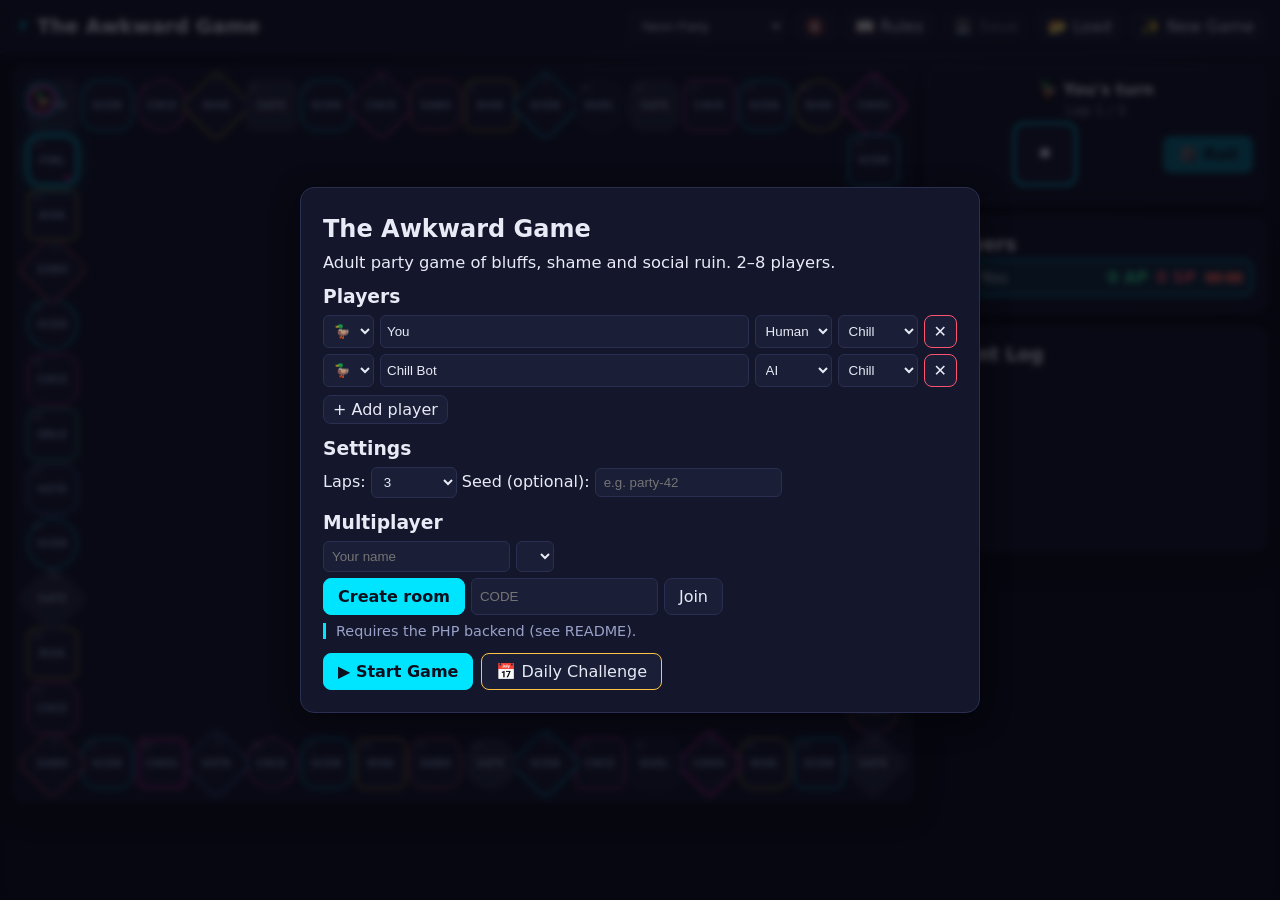
<file: index.html>
<!DOCTYPE html>
<html lang="en">
<head>
  <meta charset="UTF-8" />
  <meta name="viewport" content="width=device-width, initial-scale=1.0" />
  <meta name="color-scheme" content="dark light" />
  <title>The Awkward Game</title>
  <link rel="stylesheet" href="style.css" />
</head>
<body data-theme="neon">
  <!-- ================= HEADER ================= -->
  <header class="app-header">
    <h1><span class="logo-spark">⚡</span> The Awkward Game</h1>
    <select id="theme-select" title="Theme"></select>
    <button class="btn btn-small" id="btn-sound" title="Toggle sound (muted by default)">🔇</button>
    <button class="btn btn-small" id="btn-rules">📖 Rules</button>
    <button class="btn btn-small" id="btn-save">💾 Save</button>
    <button class="btn btn-small" id="btn-load">📂 Load</button>
    <button class="btn btn-small" id="btn-new">✨ New Game</button>
  </header>

  <!-- ================= MAIN LAYOUT ================= -->
  <main class="layout">
    <section class="panel board-wrap" aria-label="Game board">
      <div id="board"></div>
    </section>

    <aside class="side">
      <div class="panel">
        <div id="turn-banner">—</div>
        <div id="lap-indicator">—</div>
        <div class="dice-row">
          <div id="dice">•</div>
          <button class="btn btn-primary" id="btn-roll">🎲 Roll</button>
        </div>
      </div>

      <div class="panel">
        <h3>Players</h3>
        <div id="scoreboard"></div>
      </div>

      <div class="panel">
        <h3>Event Log</h3>
        <div id="log"></div>
      </div>

      <div class="panel" id="mp-panel">
        <h3>Room <span id="room-code">—</span></h3>
        <div id="chat"></div>
        <div id="chat-row">
          <input id="chat-input" placeholder="Say something awkward…" />
          <button class="btn btn-small" id="btn-chat-send">Send</button>
        </div>
      </div>
    </aside>
  </main>

  <!-- ================= MODALS ================= -->

  <!-- Card modal -->
  <div class="modal" id="card-modal" role="dialog" aria-modal="true">
    <div class="modal-card">
      <div id="card-inner" class="card-face">
        <span class="card-badge" id="card-type">—</span>
        <h3 id="card-title">—</h3>
        <p class="card-desc" id="card-desc">—</p>
        <p class="card-effect" id="card-effect">—</p>
        <div id="card-wager" class="card-wager" hidden></div>
        <div id="card-screw" class="card-screw" hidden></div>
        <div id="card-actions" class="card-actions"></div>
        <div id="card-reveal" class="card-reveal" hidden></div>
      </div>
    </div>
  </div>

  <!-- Target picker -->
  <div class="modal" id="target-modal" role="dialog" aria-modal="true">
    <div class="modal-card">
      <h3>🎯 Choose your victim</h3>
      <div id="target-list"></div>
      <button class="btn btn-bad" data-close="target-modal">Cancel</button>
    </div>
  </div>

  <!-- Vote modal -->
  <div class="modal" id="vote-modal" role="dialog" aria-modal="true">
    <div class="modal-card">
      <h3 id="vote-title">—</h3>
      <p id="vote-desc">—</p>
      <div id="vote-mode">—</div>
      <div id="vote-status"></div>
      <div id="vote-buttons"></div>
    </div>
  </div>

  <!-- Duel modal (everyone writes, then head-to-head votes) -->
  <div class="modal" id="duel-modal" role="dialog" aria-modal="true">
    <div class="modal-card">
      <span class="card-badge" id="duel-badge">DUEL</span>
      <h3 id="duel-title">—</h3>
      <p class="card-desc" id="duel-prompt">—</p>
      <div id="duel-body"></div>
      <div id="duel-status"></div>
      <div id="duel-actions" class="card-actions"></div>
    </div>
  </div>

  <!-- Game over -->
  <div class="modal" id="gameover-modal" role="dialog" aria-modal="true">
    <div class="modal-card">
      <h3>🎬 That's the game!</h3>
      <div id="awards"></div>
      <div class="setup-actions">
        <button class="btn btn-primary" data-close="gameover-modal">Play Again</button>
      </div>
    </div>
  </div>

  <!-- Setup screen -->
  <div class="modal open" id="setup-screen" role="dialog" aria-modal="true">
    <div class="modal-card">
      <h2>The Awkward Game</h2>
      <p class="card-desc">Adult party game of bluffs, shame and social ruin. 2–8 players.</p>
      <div class="setup-block">
        <h3>Players</h3>
        <div id="setup-players"></div>
        <button class="btn btn-small" id="btn-add-player">+ Add player</button>
      </div>
      <div class="setup-block">
        <h3>Settings</h3>
        <label>Laps:
          <select id="setup-laps">
            <option value="1">1</option>
            <option value="2">2</option>
            <option value="3" selected>3</option>
            <option value="5">5</option>
            <option value="0">Endless</option>
          </select>
        </label>
        <label>Seed (optional): <input id="setup-seed" placeholder="e.g. party-42" /></label>
      </div>
      <div class="setup-block">
        <h3>Multiplayer</h3>
        <div class="mp-row">
          <input id="mp-name" placeholder="Your name" />
          <select id="mp-avatar"></select>
        </div>
        <div class="mp-row">
          <button class="btn btn-primary" id="btn-mp-create">Create room</button>
          <input id="mp-code" placeholder="CODE" maxlength="6" />
          <button class="btn" id="btn-mp-join">Join</button>
        </div>
        <p class="card-effect" style="margin-top:8px">Requires the PHP backend (see README).</p>
      </div>
      <div class="setup-actions">
        <button class="btn btn-primary" id="btn-start">▶ Start Game</button>
        <button class="btn btn-warn" id="btn-daily">📅 Daily Challenge</button>
      </div>
    </div>
  </div>

  <div id="toast"></div>

  <!-- Data must load before game.js -->
  <script src="data/board.js"></script>
  <script src="data/cards.js"></script>
  <script src="data/botlines_js.js"></script>
  <script src="data/botchat.js"></script>
  <script src="game.js"></script>
</body>
</html>
</file>
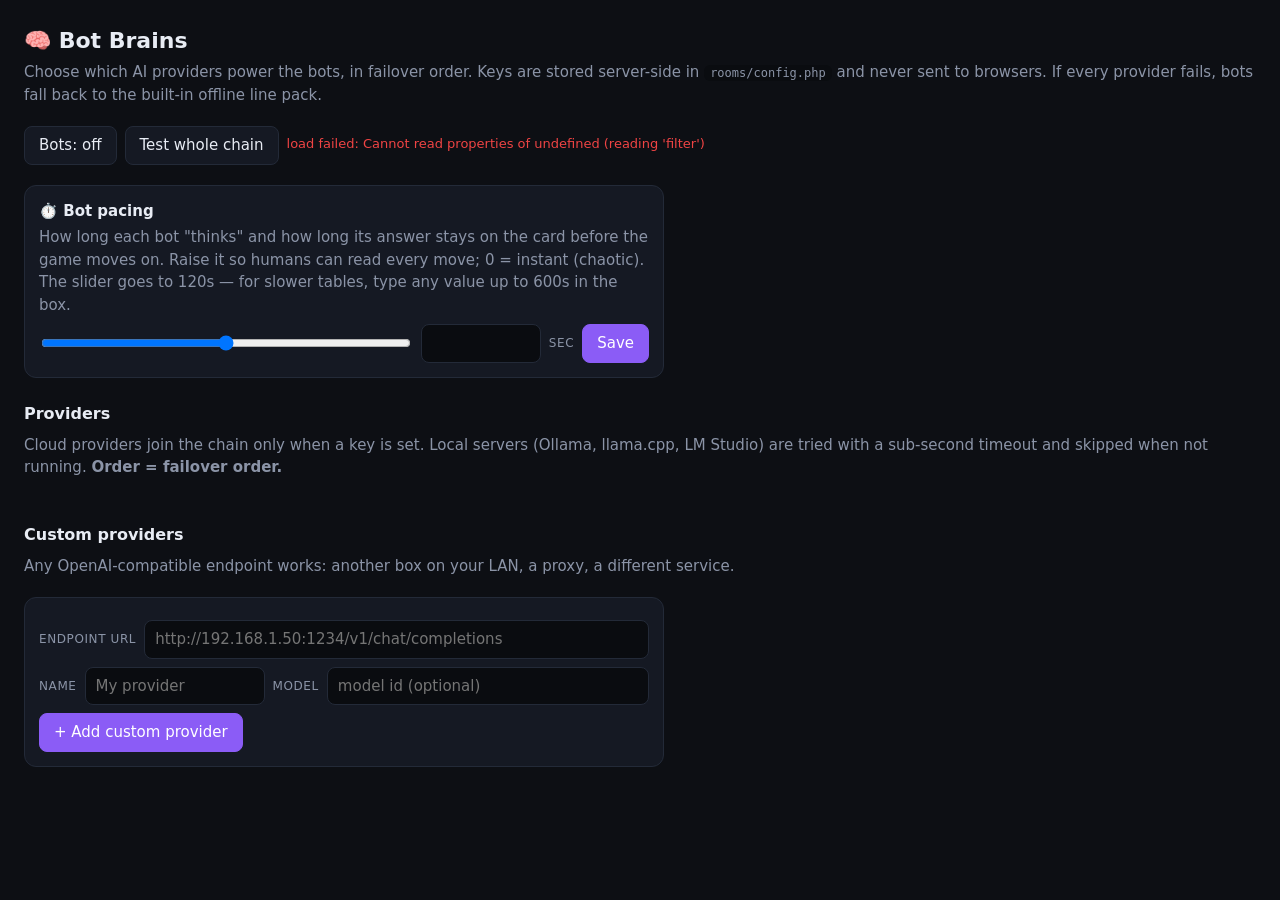
<file: admin.html>
<!DOCTYPE html>
<html lang="en">
<head>
<meta charset="utf-8">
<meta name="viewport" content="width=device-width, initial-scale=1">
<title>Bot Brains — AI Admin · The Awkward Game</title>
<style>
  :root { --bg:#0d0f14; --panel:#151923; --line:#232a38; --text:#e8ecf4; --dim:#8b94a7; --acc:#8b5cf6; --good:#22c55e; --bad:#ef4444; }
  * { box-sizing:border-box; }
  body { margin:0; font:15px/1.5 system-ui, sans-serif; background:var(--bg); color:var(--text); padding:24px; }
  h1 { font-size:22px; margin:0 0 4px; } h2 { font-size:16px; margin:24px 0 8px; }
  .sub { color:var(--dim); margin:0 0 20px; }
  .bar { display:flex; gap:8px; flex-wrap:wrap; margin:12px 0 20px; }
  button { font:inherit; background:var(--panel); color:var(--text); border:1px solid var(--line); border-radius:8px; padding:7px 14px; cursor:pointer; }
  button.primary { background:var(--acc); border-color:var(--acc); color:#fff; }
  button:disabled { opacity:.5; cursor:default; }
  input, select { font:inherit; background:#0a0c10; color:var(--text); border:1px solid var(--line); border-radius:8px; padding:7px 10px; }
  .grid { display:grid; grid-template-columns:repeat(auto-fill,minmax(330px,1fr)); gap:14px; }
  .card { background:var(--panel); border:1px solid var(--line); border-radius:12px; padding:14px; }
  .card.cloud { border-left:3px solid var(--acc); }
  .card.local { border-left:3px solid var(--good); }
  .card.custom { border-left:3px solid #f59e0b; }
  .row { display:flex; gap:8px; align-items:center; margin-top:8px; flex-wrap:wrap; }
  .row input[type=text], .row input[type=password] { flex:1; min-width:120px; }
  .label { color:var(--dim); font-size:12px; text-transform:uppercase; letter-spacing:.05em; }
  .meta { color:var(--dim); font-size:12px; }
  .badge { font-size:11px; border:1px solid var(--line); border-radius:99px; padding:1px 8px; color:var(--dim); }
  .badge.on { color:var(--good); border-color:var(--good); }
  .badge.off { color:var(--bad); border-color:var(--bad); }
  .modelbox { position:relative; }
  .droplist { position:absolute; z-index:5; left:0; right:0; top:100%; max-height:220px; overflow:auto;
              background:#0a0c10; border:1px solid var(--line); border-radius:8px; display:none; }
  .droplist div { padding:6px 10px; cursor:pointer; }
  .droplist div:hover, .droplist div.sel { background:#1d2433; }
  .status { margin-top:8px; font-size:13px; min-height:1.2em; }
  .status.ok { color:var(--good); } .status.bad { color:var(--bad); }
  code { background:#0a0c10; padding:1px 6px; border-radius:6px; font-size:12px; }
</style>
</head>
<body>
<h1>🧠 Bot Brains</h1>
<p class="sub">Choose which AI providers power the bots, in failover order. Keys are stored server-side in
  <code>rooms/config.php</code> and never sent to browsers. If every provider fails, bots fall back to the
  built-in offline line pack.</p>

<div class="bar">
  <button id="btn-enabled" class="primary">Bots: on</button>
  <button id="btn-testall">Test whole chain</button>
  <span id="global-status" class="status"></span>
</div>

<div class="card" style="max-width:640px">
  <b>⏱️ Bot pacing</b>
  <p class="sub" style="margin:4px 0 8px">How long each bot "thinks" and how long its answer stays on the card before the game moves on. Raise it so humans can read every move; 0 = instant (chaotic). The slider goes to 120s — for slower tables, type any value up to 600s in the box.</p>
  <div class="row">
    <input type="range" id="ai-step" min="0" max="120" step="1" style="flex:1">
    <input type="text" id="ai-step-val" style="max-width:90px" title="seconds between bot steps (0–600, decimals OK)"> <span class="label">sec</span>
    <button id="btn-save-pace" class="primary">Save</button>
  </div>
  <div class="meta" id="pace-note"></div>
</div>

<h2>Providers</h2>
<p class="sub">Cloud providers join the chain only when a key is set. Local servers (Ollama, llama.cpp, LM Studio)
  are tried with a sub-second timeout and skipped when not running. <b>Order = failover order.</b></p>
<div class="grid" id="providers"></div>

<h2>Custom providers</h2>
<p class="sub">Any OpenAI-compatible endpoint works: another box on your LAN, a proxy, a different service.</p>
<div class="card" style="max-width:640px">
  <div class="row"><span class="label">Endpoint URL</span>
    <input type="text" id="cu-url" placeholder="http://192.168.1.50:1234/v1/chat/completions"></div>
  <div class="row"><span class="label">Name</span>
    <input type="text" id="cu-label" placeholder="My provider" style="max-width:180px">
    <span class="label">Model</span>
    <input type="text" id="cu-model" placeholder="model id (optional)"></div>
  <div class="row"><button id="btn-add-custom" class="primary">+ Add custom provider</button>
    <span id="cu-status" class="status"></span></div>
</div>
<div class="grid" id="customs"></div>

<script>
const $ = (s) => document.querySelector(s);
const state = { providers: [], chain: [], enabled: true, settings: {} };

async function api(action, opts = {}) {
  const isPost = !!opts.body;
  const url = "rooms/ai.php?action=" + encodeURIComponent(action) + (opts.qs ? "&" + opts.qs : "");
  const res = await fetch(url, {
    method: isPost ? "POST" : "GET",
    headers: isPost ? { "Content-Type": "application/json", ...(opts.headers || {}) } : (opts.headers || {}),
    body: isPost ? JSON.stringify(opts.body) : undefined,
  });
  const j = await res.json().catch(() => ({}));
  if (!res.ok || j.error) throw new Error(j.error || ("HTTP " + res.status));
  return j;
}

async function save(patch) {
  await api("save", { body: { patch } });
  await load();
}

async function load() {
  const j = await api("catalog");
  state.providers = j.providers;
  state.chain = j.chain;
  state.enabled = j.enabled;
  state.settings = j.settings || {};
  $("#btn-enabled").textContent = "Bots: " + (state.enabled ? "on" : "off");
  $("#btn-enabled").classList.toggle("primary", state.enabled);
  render();
}

function setStatus(el, text, ok) { el.textContent = text; el.className = "status " + (ok ? "ok" : "bad"); }

function providerCard(p, isCustom) {
  const card = document.createElement("div");
  card.className = "card " + (isCustom ? "custom" : p.kind);
  const inChain = state.chain.includes(p.id);
  card.innerHTML = `
    <div class="row" style="margin-top:0">
      <b>${p.label}</b>
      <span class="badge ${inChain ? "on" : "off"}">${inChain ? "in chain" : "not in chain"}</span>
      ${p.disabled ? '<span class="badge off">disabled</span>' : ""}
      <span class="badge">#${state.chain.indexOf(p.id) >= 0 ? state.chain.indexOf(p.id) + 1 : "—"}</span>
    </div>
    <div class="meta">${p.url}</div>
    <div class="meta">${p.freeTier || ""} ${p.docs ? `· <a href="${p.docs}" target="_blank" rel="noopener">get key / docs</a>` : ""}</div>
    <div class="row" data-row="key">
      <span class="label">Key</span>
      <input type="password" data-k="key" placeholder="${p.hasKey ? "•••• saved" : (p.keyEnv ? "env " + p.keyEnv : "not needed (local)")}" ${p.kind !== "cloud" && !isCustom ? "disabled" : ""}>
      <button data-act="saveKey">Save</button>
    </div>
    <div class="row modelbox">
      <span class="label">Model</span>
      <input type="text" data-k="model" value="${(p.modelOverride || p.model || "").replace(/"/g, "&quot;")}" placeholder="model id">
      <button data-act="fetchModels" title="Fetch live model list">⟳</button>
      <button data-act="saveModel">Save</button>
      <div class="droplist"></div>
    </div>
    <div class="row">
      <button data-act="test">Test</button>
      ${!isCustom ? `<button data-act="toggle">${p.disabled ? "Enable" : "Disable"}</button>` : ""}
      <span class="status" data-k="status"></span>
    </div>`;

  const status = card.querySelector('[data-k="status"]');
  const modelInput = card.querySelector('[data-k="model"]');
  const droplist = card.querySelector(".droplist");

  card.querySelector('[data-act="saveKey"]').onclick = async () => {
    try { await save({ keys: { [p.id]: card.querySelector('[data-k="key"]').value } });
          setStatus(status, "key saved", true); }
    catch (e) { setStatus(status, e.message, false); }
  };
  card.querySelector('[data-act="saveModel"]').onclick = async () => {
    try { await save({ modelOverrides: { [p.id]: modelInput.value.trim() } });
          setStatus(status, "model saved", true); }
    catch (e) { setStatus(status, e.message, false); }
  };
  card.querySelector('[data-act="test"]').onclick = async () => {
    setStatus(status, "testing…", true);
    try {
      const r = await api("test", { body: { provider: p.id }, headers: adminHeaders() });
      setStatus(status, r.ok ? `pong via ${p.id} (${r.ms}ms)` : `failed (HTTP ${r.httpCode})`, r.ok);
    } catch (e) { setStatus(status, e.message, false); }
  };
  const toggleBtn = card.querySelector('[data-act="toggle"]');
  if (toggleBtn) toggleBtn.onclick = async () => {
    const cur = new Set(state.providers.filter(x => x.disabled).map(x => x.id));
    cur.has(p.id) ? cur.delete(p.id) : cur.add(p.id);
    await save({ disabled: [...cur] });
  };
  card.querySelector('[data-act="fetchModels"]').onclick = async () => {
    droplist.innerHTML = "<div class='meta'>loading…</div>"; droplist.style.display = "block";
    try {
      const r = await fetch("rooms/models.php?provider=" + encodeURIComponent(p.id), { headers: adminHeaders() })
        .then(x => x.json());
      const models = r.models || [];
      if (!models.length) { droplist.innerHTML = "<div class='meta'>no list — type the model id manually</div>"; return; }
      droplist.innerHTML = "";
      const q = document.createElement("input");
      q.type = "search"; q.placeholder = `search ${models.length} models…`;
      q.style.cssText = "width:100%;border:0;border-bottom:1px solid var(--line);border-radius:0;background:#0a0c10;color:var(--text);padding:6px 10px";
      droplist.appendChild(q);
      const list = document.createElement("div");
      droplist.appendChild(list);
      const renderList = () => {
        const needle = q.value.toLowerCase();
        list.innerHTML = "";
        models.filter(m => m.toLowerCase().includes(needle)).slice(0, 100).forEach((m) => {
          const d = document.createElement("div"); d.textContent = m;
          d.onclick = () => { modelInput.value = m; droplist.style.display = "none";
                              setStatus(status, "picked " + m + " — press Save model", true); };
          list.appendChild(d);
        });
        if (!list.children.length) list.innerHTML = "<div class='meta'>no match</div>";
      };
      q.oninput = renderList; renderList();
    } catch (e) {
      droplist.innerHTML = `<div class='meta'>fetch failed (${e.message}) — type the model id manually</div>`;
    }
  };
  document.addEventListener("click", (e) => { if (!card.contains(e.target)) droplist.style.display = "none"; });
  return card;
}

function adminHeaders() {
  const k = sessionStorage.getItem("awkward-admin-key");
  return k ? { "X-Admin-Key": k } : {};
}

function render() {
  const host = $("#providers"); host.innerHTML = "";
  state.providers.filter(p => !p.custom).forEach(p => host.appendChild(providerCard(p, false)));
  const cHost = $("#customs"); cHost.innerHTML = "";
  state.providers.filter(p => p.custom).forEach(p => cHost.appendChild(providerCard(p, true)));
  // Pacing control
  const step = state.settings.aiStep != null ? Number(state.settings.aiStep) : 2.5;
  $("#ai-step").value = step;
  $("#ai-step-val").value = step;
  $("#pace-note").textContent = step === 0
    ? "Instant mode: bots resolve immediately (old behavior, hard to follow)."
    : `Bots pause ~${step}s before answering and ~${step}s while their answer is shown.`;
}

$("#ai-step").oninput = () => { $("#ai-step-val").value = $("#ai-step").value; };
const AI_STEP_MAX = 600; // slider reaches 120; the text box accepts anything up to this
$("#ai-step").oninput = () => { $("#ai-step-val").value = $("#ai-step").value; };
$("#ai-step-val").onchange = () => {
  const v = Math.max(0, Math.min(AI_STEP_MAX, parseFloat($("#ai-step-val").value) || 0));
  $("#ai-step-val").value = v;
  $("#ai-step").value = Math.min(v, 120); // slider pegs at its max; the typed value keeps the real number
};
$("#btn-save-pace").onclick = async () => {
  const s = $("#global-status");
  const v = Math.max(0, Math.min(AI_STEP_MAX, parseFloat($("#ai-step-val").value) || 0));
  try {
    await api("save", { body: { patch: { aiStep: v } }, headers: adminHeaders() });
    // Mirror for solo play (browser localStorage).
    try { localStorage.setItem("awkward-ai-step", String(v)); } catch {}
    setStatus(s, `pacing saved: ${v}s between bot steps`, true);
    $("#pace-note").textContent = v === 0
      ? "Instant mode: bots resolve immediately (old behavior, hard to follow)."
      : `Bots pause ~${v}s before answering and ~${v}s while their answer is shown${v > 120 ? " (slider pegged — typed value in use)" : ""}.`;
  } catch (e) { setStatus(s, e.message, false); }
};

$("#btn-enabled").onclick = async () => { await save({ enabled: !state.enabled }); };
$("#btn-testall").onclick = async () => {
  const s = $("#global-status");
  setStatus(s, "testing chain…", true);
  try {
    const r = await api("testAll", { body: {}, headers: adminHeaders() });
    const bits = r.results.map(x => `${x.provider}: ${x.ok ? "ok " + x.ms + "ms" : "fail " + x.httpCode}`);
    setStatus(s, r.results.length ? bits.join(" · ") : "chain empty — add a key or start a local server", r.results.some(x => x.ok));
  } catch (e) { setStatus(s, e.message, false); }
};
$("#btn-add-custom").onclick = async () => {
  const s = $("#cu-status");
  const url = $("#cu-url").value.trim().replace(/\/$/, "");
  if (!/^https?:\/\//i.test(url)) { setStatus(s, "enter the full endpoint URL (…/v1/chat/completions)", false); return; }
  const label = $("#cu-label").value.trim() || "Custom provider";
  const model = $("#cu-model").value.trim();
  const host = url.replace(/^https?:\/\//i, "");
  const kind = !/^(127\.|localhost|\[::1\]|192\.168\.|10\.|172\.(1[6-9]|2\d|3[01])\.)/i.test(host) ? "cloud" : "local";
  const cur = state.providers.filter(p => p.custom).map(p => ({ id: p.id, label: p.label, kind: p.kind, url: p.url, model: p.model, keyEnv: null }));
  cur.push({ id: "custom" + (cur.length + 1) + Math.floor(Math.random() * 90 + 10), label, kind, url, model, keyEnv: null });
  try {
    await save({ customProviders: cur });
    $("#cu-url").value = ""; $("#cu-label").value = ""; $("#cu-model").value = "";
    setStatus(s, label + " added — set its model below", true);
  } catch (e) { setStatus(s, e.message, false); }
};

load().catch(e => { $("#global-status").textContent = "load failed: " + e.message; $("#global-status").className = "status bad"; });
</script>
</body>
</html>
</file>
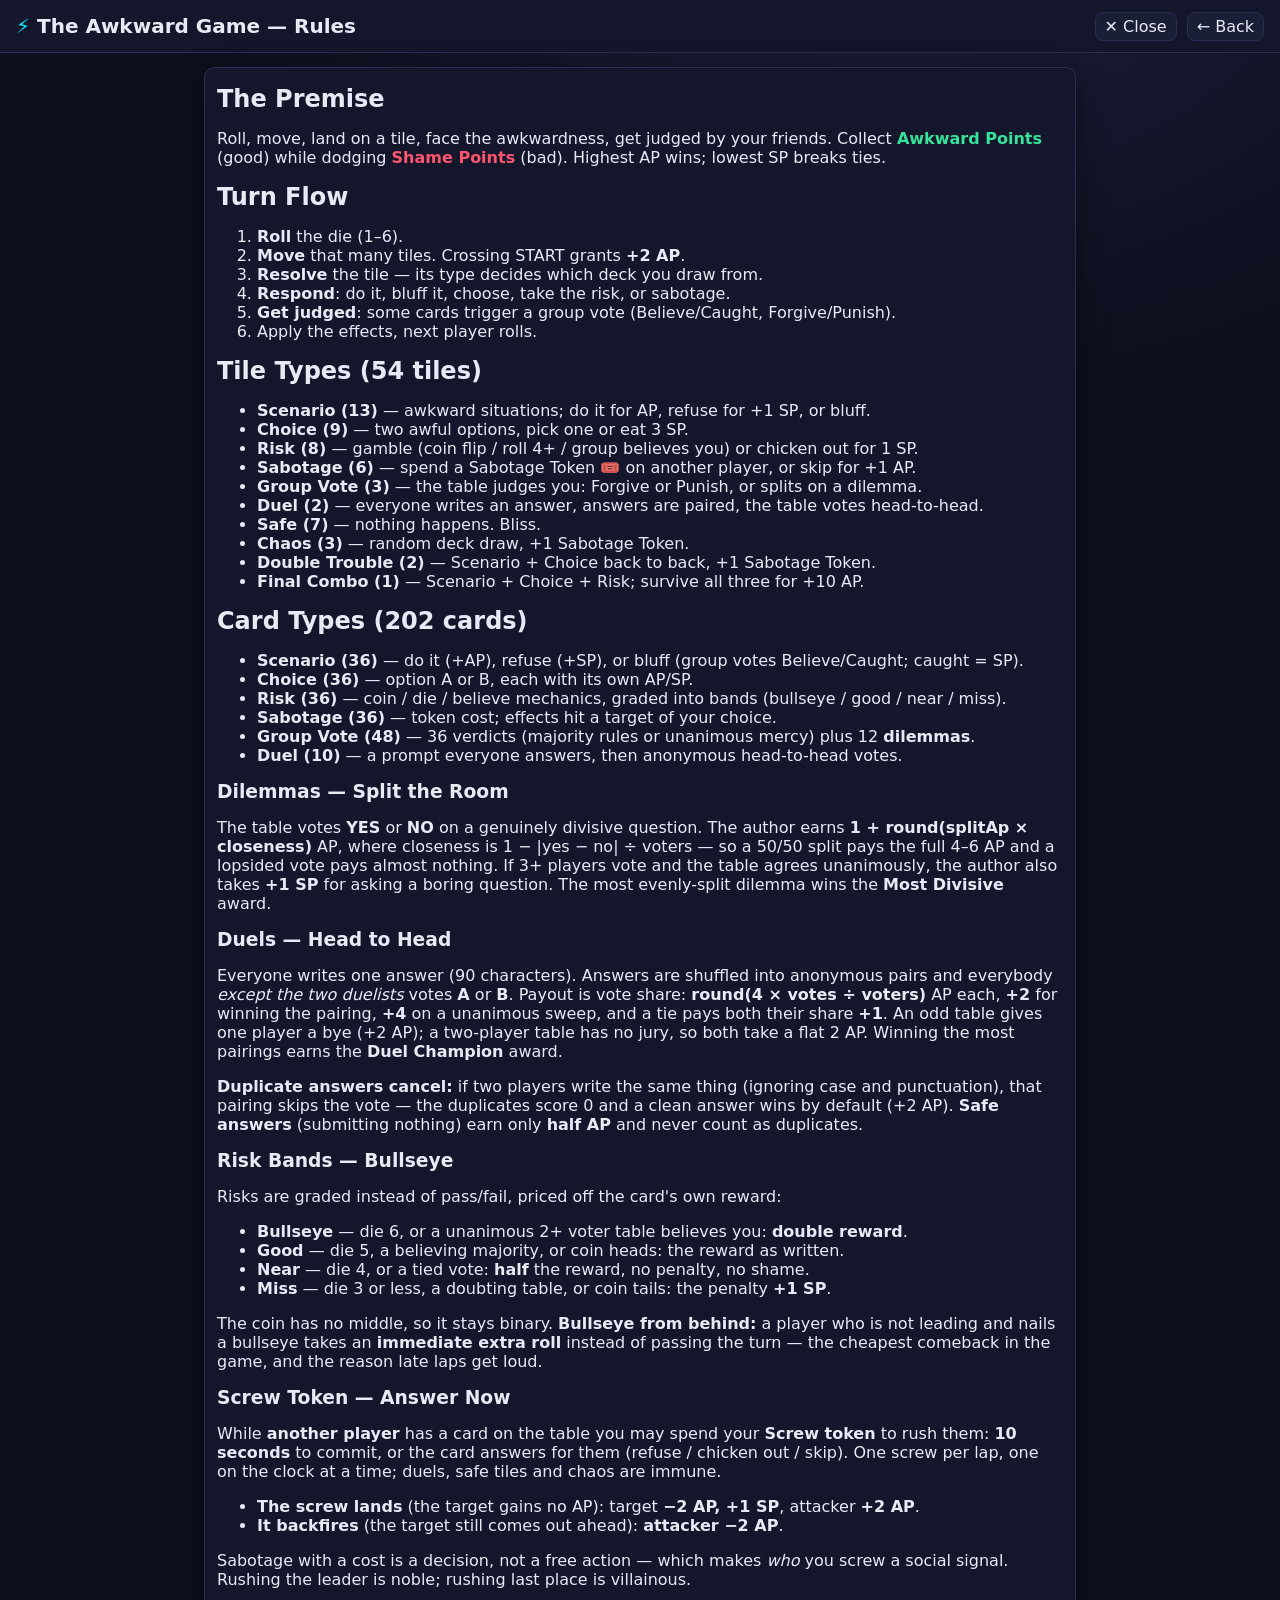
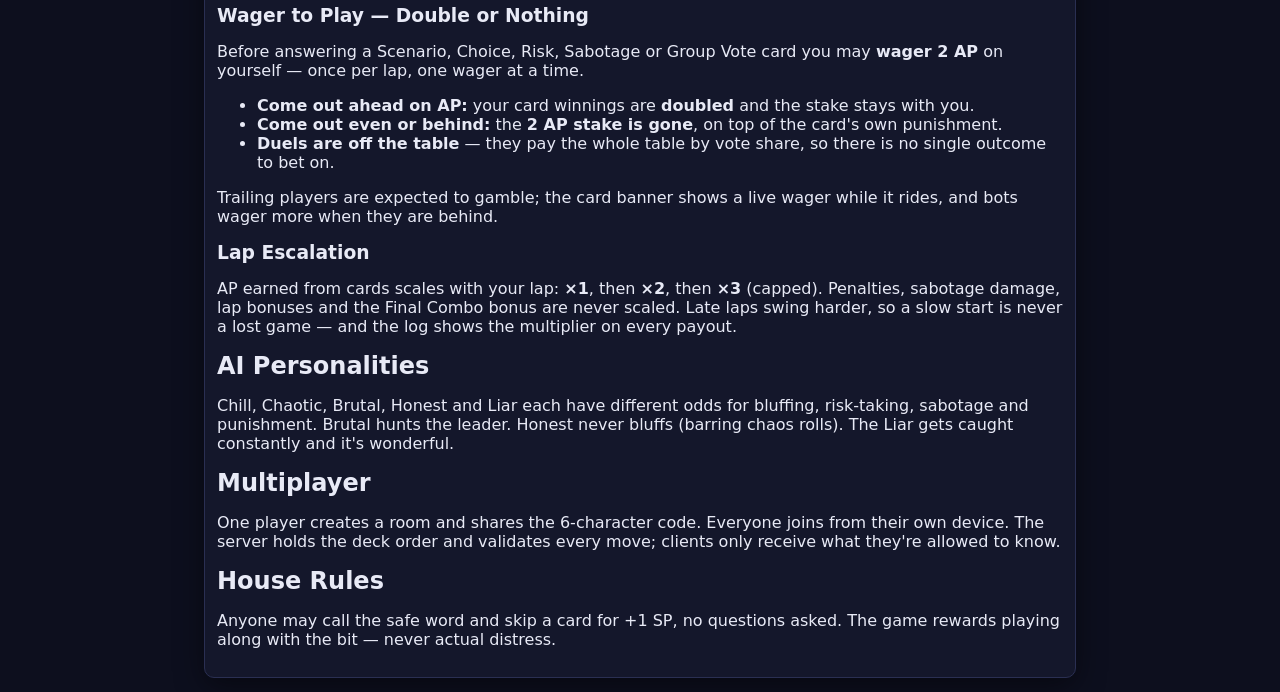
<file: rules.html>
<!DOCTYPE html>
<html lang="en">
<head>
  <meta charset="UTF-8" />
  <meta name="viewport" content="width=device-width, initial-scale=1.0" />
  <title>Rules — The Awkward Game</title>
  <link rel="stylesheet" href="style.css" />
</head>
<body data-theme="neon">
  <header class="app-header">
    <h1><span class="logo-spark">⚡</span> The Awkward Game — Rules</h1>
    <button class="btn btn-small" onclick="window.close()">✕ Close</button>
    <button class="btn btn-small" onclick="history.back()">← Back</button>
  </header>

  <main class="layout" style="grid-template-columns: 1fr; max-width: 900px;">
    <section class="panel">
      <h2>The Premise</h2>
      <p>Roll, move, land on a tile, face the awkwardness, get judged by your friends. Collect
      <b style="color:var(--good)">Awkward Points</b> (good) while dodging
      <b style="color:var(--bad)">Shame Points</b> (bad). Highest AP wins; lowest SP breaks ties.</p>

      <h2>Turn Flow</h2>
      <ol>
        <li><b>Roll</b> the die (1–6).</li>
        <li><b>Move</b> that many tiles. Crossing START grants <b>+2 AP</b>.</li>
        <li><b>Resolve</b> the tile — its type decides which deck you draw from.</li>
        <li><b>Respond</b>: do it, bluff it, choose, take the risk, or sabotage.</li>
        <li><b>Get judged</b>: some cards trigger a group vote (Believe/Caught, Forgive/Punish).</li>
        <li>Apply the effects, next player rolls.</li>
      </ol>

      <h2>Tile Types (54 tiles)</h2>
      <ul>
        <li><b>Scenario (13)</b> — awkward situations; do it for AP, refuse for +1 SP, or bluff.</li>
        <li><b>Choice (9)</b> — two awful options, pick one or eat 3 SP.</li>
        <li><b>Risk (8)</b> — gamble (coin flip / roll 4+ / group believes you) or chicken out for 1 SP.</li>
        <li><b>Sabotage (6)</b> — spend a Sabotage Token 🎟️ on another player, or skip for +1 AP.</li>
        <li><b>Group Vote (3)</b> — the table judges you: Forgive or Punish, or splits on a dilemma.</li>
        <li><b>Duel (2)</b> — everyone writes an answer, answers are paired, the table votes head-to-head.</li>
        <li><b>Safe (7)</b> — nothing happens. Bliss.</li>
        <li><b>Chaos (3)</b> — random deck draw, +1 Sabotage Token.</li>
        <li><b>Double Trouble (2)</b> — Scenario + Choice back to back, +1 Sabotage Token.</li>
        <li><b>Final Combo (1)</b> — Scenario + Choice + Risk; survive all three for +10 AP.</li>
      </ul>

      <h2>Card Types (202 cards)</h2>
      <ul>
        <li><b>Scenario (36)</b> — do it (+AP), refuse (+SP), or bluff (group votes Believe/Caught; caught = SP).</li>
        <li><b>Choice (36)</b> — option A or B, each with its own AP/SP.</li>
        <li><b>Risk (36)</b> — coin / die / believe mechanics, graded into bands (bullseye / good / near / miss).</li>
        <li><b>Sabotage (36)</b> — token cost; effects hit a target of your choice.</li>
        <li><b>Group Vote (48)</b> — 36 verdicts (majority rules or unanimous mercy) plus 12 <b>dilemmas</b>.</li>
        <li><b>Duel (10)</b> — a prompt everyone answers, then anonymous head-to-head votes.</li>
      </ul>

      <h3>Dilemmas — Split the Room</h3>
      <p>The table votes <b>YES</b> or <b>NO</b> on a genuinely divisive question. The author earns
      <b>1 + round(splitAp × closeness)</b> AP, where closeness is 1 − |yes − no| ÷ voters — so a
      50/50 split pays the full 4–6 AP and a lopsided vote pays almost nothing. If 3+ players vote and
      the table agrees unanimously, the author also takes <b>+1 SP</b> for asking a boring question.
      The most evenly-split dilemma wins the <b>Most Divisive</b> award.</p>

      <h3>Duels — Head to Head</h3>
      <p>Everyone writes one answer (90 characters). Answers are shuffled into anonymous pairs and
      everybody <i>except the two duelists</i> votes <b>A</b> or <b>B</b>. Payout is vote share:
      <b>round(4 × votes ÷ voters)</b> AP each, <b>+2</b> for winning the pairing, <b>+4</b> on a
      unanimous sweep, and a tie pays both their share <b>+1</b>. An odd table gives one player a bye
      (+2 AP); a two-player table has no jury, so both take a flat 2 AP. Winning the most pairings
      earns the <b>Duel Champion</b> award.</p>
      <p><b>Duplicate answers cancel:</b> if two players write the same thing (ignoring case and
      punctuation), that pairing skips the vote — the duplicates score 0 and a clean answer wins by
      default (+2 AP). <b>Safe answers</b> (submitting nothing) earn only <b>half AP</b> and never count
      as duplicates.</p>

      <h3>Risk Bands — Bullseye</h3>
      <p>Risks are graded instead of pass/fail, priced off the card's own reward:</p>
      <ul>
        <li><b>Bullseye</b> — die 6, or a unanimous 2+ voter table believes you: <b>double reward</b>.</li>
        <li><b>Good</b> — die 5, a believing majority, or coin heads: the reward as written.</li>
        <li><b>Near</b> — die 4, or a tied vote: <b>half</b> the reward, no penalty, no shame.</li>
        <li><b>Miss</b> — die 3 or less, a doubting table, or coin tails: the penalty <b>+1 SP</b>.</li>
      </ul>
      <p>The coin has no middle, so it stays binary. <b>Bullseye from behind:</b> a player who is not
      leading and nails a bullseye takes an <b>immediate extra roll</b> instead of passing the turn —
      the cheapest comeback in the game, and the reason late laps get loud.</p>

      <h3>Screw Token — Answer Now</h3>
      <p>While <b>another player</b> has a card on the table you may spend your <b>Screw token</b> to
      rush them: <b>10 seconds</b> to commit, or the card answers for them (refuse / chicken out / skip).
      One screw per lap, one on the clock at a time; duels, safe tiles and chaos are immune.</p>
      <ul>
        <li><b>The screw lands</b> (the target gains no AP): target <b>−2 AP, +1 SP</b>, attacker <b>+2 AP</b>.</li>
        <li><b>It backfires</b> (the target still comes out ahead): <b>attacker −2 AP</b>.</li>
      </ul>
      <p>Sabotage with a cost is a decision, not a free action — which makes <i>who</i> you screw a
      social signal. Rushing the leader is noble; rushing last place is villainous.</p>

      <h3>Wager to Play — Double or Nothing</h3>
      <p>Before answering a Scenario, Choice, Risk, Sabotage or Group Vote card you may <strong>wager 2 AP</strong> on yourself — once per lap, one wager at a time.</p>
      <ul>
        <li><strong>Come out ahead on AP:</strong> your card winnings are <strong>doubled</strong> and the stake stays with you.</li>
        <li><strong>Come out even or behind:</strong> the <strong>2 AP stake is gone</strong>, on top of the card's own punishment.</li>
        <li><strong>Duels are off the table</strong> — they pay the whole table by vote share, so there is no single outcome to bet on.</li>
      </ul>
      <p>Trailing players are expected to gamble; the card banner shows a live wager while it rides, and bots wager more when they are behind.</p>

      <h3>Lap Escalation</h3>
      <p>AP earned from cards scales with your lap: <b>×1</b>, then <b>×2</b>, then <b>×3</b> (capped).
      Penalties, sabotage damage, lap bonuses and the Final Combo bonus are never scaled. Late laps swing
      harder, so a slow start is never a lost game — and the log shows the multiplier on every payout.</p>

      <h2>AI Personalities</h2>
      <p>Chill, Chaotic, Brutal, Honest and Liar each have different odds for bluffing, risk-taking,
      sabotage and punishment. Brutal hunts the leader. Honest never bluffs (barring chaos rolls).
      The Liar gets caught constantly and it's wonderful.</p>

      <h2>Multiplayer</h2>
      <p>One player creates a room and shares the 6-character code. Everyone joins from their own device.
      The server holds the deck order and validates every move; clients only receive what they're allowed to know.</p>

      <h2>House Rules</h2>
      <p>Anyone may call the safe word and skip a card for +1 SP, no questions asked. The game rewards
      playing along with the bit — never actual distress.</p>
    </section>
  </main>
</body>
</html>
</file>
<file: style.css>
/* ============================================================================
   The Awkward Game — style.css
   Themes switch via <body data-theme="...">. All colors flow through custom
   properties; each theme block only overrides variables (plus a few extras).
   ========================================================================= */

/* ---------- Theme variables (default = Neon Party) ---------- */
:root {
  --bg-color: #0d0f1e;
  --bg-grad: radial-gradient(1200px 800px at 70% -10%, #1c1f3a 0%, transparent 60%);
  --panel-bg: #14172b;
  --panel-border: #2a2f52;
  --text: #e8eaf6;
  --text-dim: #9aa1c9;
  --accent: #00e5ff;
  --accent-2: #ff2fb9;
  --accent-soft: rgba(0, 229, 255, 0.12);
  --tile-bg: #1a1e36;
  --tile-border: #2f3566;
  --good: #37e29a;
  --warn: #ffc247;
  --bad: #ff5470;
  --token-shadow: 0 0 10px rgba(0, 229, 255, 0.8);
  --radius: 10px;
  --shadow: 0 8px 30px rgba(0, 0, 0, 0.45);
}

/* Dark Humor */
body[data-theme="dark"] {
  --bg-color: #0a0a0a;
  --bg-grad: radial-gradient(1000px 700px at 50% -20%, #2b0a0f 0%, transparent 55%);
  --panel-bg: #131313;
  --panel-border: #3a1219;
  --text: #f2f2f2;
  --text-dim: #a98f93;
  --accent: #ff2b45;
  --accent-2: #ff8c1a;
  --accent-soft: rgba(255, 43, 69, 0.12);
  --tile-bg: #171717;
  --tile-border: #46202a;
}

/* Corporate */
body[data-theme="corporate"] {
  --bg-color: #f2efe8;
  --bg-grad: linear-gradient(180deg, #f7f5ef 0%, #e9e5da 100%);
  --panel-bg: #ffffff;
  --panel-border: #d8d2c4;
  --text: #2b2a26;
  --text-dim: #7a766b;
  --accent: #2f6fed;
  --accent-2: #8a6d3b;
  --accent-soft: rgba(47, 111, 237, 0.08);
  --tile-bg: #faf8f2;
  --tile-border: #d3cdbd;
  --good: #2e7d32;
  --warn: #b26a00;
  --bad: #c62828;
  --token-shadow: 0 2px 6px rgba(0, 0, 0, 0.25);
  --radius: 4px;
  --shadow: 0 4px 14px rgba(0, 0, 0, 0.12);
}

/* Relationship Edition */
body[data-theme="love"] {
  --bg-color: #2a1220;
  --bg-grad: radial-gradient(1100px 700px at 30% -10%, #4a1c33 0%, transparent 60%);
  --panel-bg: #38182b;
  --panel-border: #6b2d4e;
  --text: #ffeef5;
  --text-dim: #d8a8bd;
  --accent: #ff6fa5;
  --accent-2: #ffb86b;
  --accent-soft: rgba(255, 111, 165, 0.14);
  --tile-bg: #45203a;
  --tile-border: #7a3559;
}

/* Chaos Mode */
body[data-theme="chaos"] {
  --bg-color: #12081f;
  --bg-grad: linear-gradient(130deg, #2a0a3d, #0b1a3f, #3d0a2a, #0a2a2f);
  --panel-bg: #1c1030;
  --panel-border: #4b2a7a;
  --text: #f4ecff;
  --text-dim: #b9a3e0;
  --accent: #b06bff;
  --accent-2: #37ffc4;
  --accent-soft: rgba(176, 107, 255, 0.15);
  --tile-bg: #241344;
  --tile-border: #5c34a6;
}

/* ---------- Base ---------- */
* { box-sizing: border-box; }
html, body { height: 100%; }
body {
  margin: 0;
  font-family: "Segoe UI", system-ui, -apple-system, sans-serif;
  background: var(--bg-grad), var(--bg-color);
  background-attachment: fixed;
  color: var(--text);
  transition: background 0.4s ease, color 0.4s ease;
}
body[data-theme="chaos"] {
  background-size: 300% 300%;
  animation: chaos-drift 18s ease infinite;
}
@keyframes chaos-drift {
  0%, 100% { background-position: 0% 50%; }
  50% { background-position: 100% 50%; }
}
body[data-theme="corporate"] h1, body[data-theme="corporate"] h2 {
  font-family: Georgia, "Times New Roman", serif;
}

button { font: inherit; }
h1, h2, h3 { margin: 0.2em 0; }

/* ---------- Layout ---------- */
.app-header {
  display: flex; flex-wrap: wrap; gap: 10px; align-items: center;
  padding: 10px 16px;
  background: var(--panel-bg);
  border-bottom: 1px solid var(--panel-border);
}
.app-header h1 { font-size: 1.25rem; margin-right: auto; }
.app-header .logo-spark { color: var(--accent); }

.layout {
  display: grid;
  grid-template-columns: minmax(0, 1fr) 340px;
  gap: 14px;
  padding: 14px;
  max-width: 1500px;
  margin: 0 auto;
}
.panel {
  background: var(--panel-bg);
  border: 1px solid var(--panel-border);
  border-radius: var(--radius);
  box-shadow: var(--shadow);
  padding: 12px;
}
.side { display: flex; flex-direction: column; gap: 14px; min-width: 0; }

/* ---------- Board ---------- */
.board-wrap { overflow: auto; }
#board {
  display: grid;
  grid-template-columns: repeat(16, minmax(38px, 1fr));
  grid-template-rows: repeat(13, minmax(38px, 1fr));
  gap: 4px;
  aspect-ratio: 16 / 13;
  min-width: 640px;
  position: relative;
}
.tile {
  position: relative;
  display: flex; flex-direction: column;
  align-items: center; justify-content: center;
  background: var(--tile-bg);
  border: 1px solid var(--tile-border);
  border-radius: 8px;
  font-size: 0.6rem;
  color: var(--text-dim);
  user-select: none;
  transition: transform 0.15s ease, box-shadow 0.15s ease, filter 0.15s ease;
}
.tile:hover { transform: translateY(-2px); filter: brightness(1.2); z-index: 2; }
.tile-num { position: absolute; top: 2px; left: 4px; opacity: 0.55; font-size: 0.55rem; }
.tile-label { font-weight: 700; letter-spacing: 0.04em; }
.tile-star { position: absolute; bottom: 1px; right: 4px; color: var(--accent-2); }

/* tile type accents */
.tile-safe     { background: color-mix(in srgb, var(--tile-bg) 88%, #888); }
.tile-scenario { border-color: var(--accent); }
.tile-choice   { border-color: var(--accent-2); }
.tile-risk     { border-color: var(--warn); }
.tile-sabotage { border-color: var(--bad); }
.tile-vote     { border-color: #7f8cff; }
.tile-chaos    { border-color: var(--accent-2); box-shadow: inset 0 0 12px color-mix(in srgb, var(--accent-2) 30%, transparent); }
.tile-double   { border-color: var(--good); }
.tile-final    { border-color: var(--accent); border-width: 2px; box-shadow: 0 0 16px color-mix(in srgb, var(--accent) 45%, transparent); }

.shape-1 { border-radius: 50%; }
.shape-2 { transform: rotate(45deg); }
.shape-2 .tile-label { transform: rotate(-45deg); }
.shape-3 { border-radius: 14px; }

/* ---------- Tokens ---------- */
.token {
  position: absolute;
  width: 28px; height: 28px;
  display: flex; align-items: center; justify-content: center;
  font-size: 1.05rem;
  border-radius: 50%;
  background: var(--panel-bg);
  border: 2px solid var(--accent);
  box-shadow: var(--token-shadow);
  transform: translate(-50%, -50%);
  transition: left 0.12s linear, top 0.12s linear;
  z-index: 5;
  pointer-events: none;
}
.token-active { border-color: var(--accent-2); animation: pulse 1.1s ease-in-out infinite; }
@keyframes pulse { 50% { transform: translate(-50%, -50%) scale(1.22); } }

/* ---------- Scoreboard / side ---------- */
.score-row {
  display: flex; align-items: center; gap: 8px;
  padding: 6px 8px; border-radius: 8px; margin-bottom: 4px;
  border: 1px solid transparent;
}
.score-current { border-color: var(--accent); background: var(--accent-soft); }
.score-avatar { font-size: 1.2rem; }
.score-name { flex: 1; overflow: hidden; text-overflow: ellipsis; white-space: nowrap; }
.score-ap { color: var(--good); font-weight: 700; }
.score-sp { color: var(--bad); font-weight: 700; }
.score-tokens { min-width: 34px; text-align: right; }

#log { height: 170px; overflow-y: auto; font-size: 0.82rem; }
.log-line { padding: 2px 4px; border-bottom: 1px dashed var(--panel-border); }
.log-line.bad { color: var(--bad); }
.log-line.good { color: var(--good); }

#chat { height: 130px; overflow-y: auto; font-size: 0.82rem; }
.chat-line { padding: 2px 0; }
#chat-row { display: flex; gap: 6px; margin-top: 6px; }
#chat-input { flex: 1; min-width: 0; }

#dice {
  width: 64px; height: 64px; margin: 4px auto;
  display: flex; align-items: center; justify-content: center;
  font-size: 1.8rem; font-weight: 800;
  background: var(--tile-bg); border: 2px solid var(--accent);
  border-radius: 12px;
  transition: transform 0.6s ease;
}
#dice.rolling { animation: tumble 0.6s ease; }
@keyframes tumble {
  0% { transform: rotate(0) scale(1); }
  30% { transform: rotate(200deg) scale(1.25); }
  60% { transform: rotate(340deg) scale(0.9); }
  100% { transform: rotate(360deg) scale(1); }
}
.dice-row { display: flex; align-items: center; gap: 12px; justify-content: center; }

#turn-banner { text-align: center; font-weight: 600; min-height: 1.4em; }
#lap-indicator { text-align: center; color: var(--text-dim); font-size: 0.85rem; }

/* ---------- Buttons ---------- */
.btn {
  background: var(--tile-bg);
  color: var(--text);
  border: 1px solid var(--panel-border);
  border-radius: 8px;
  padding: 8px 14px;
  cursor: pointer;
  transition: transform 0.1s ease, filter 0.15s ease, border-color 0.15s ease;
}
.btn:hover:not(:disabled) { filter: brightness(1.2); border-color: var(--accent); }
.btn:active:not(:disabled) { transform: scale(0.97); }
.btn:disabled { opacity: 0.45; cursor: not-allowed; }
.btn-primary { background: var(--accent); color: var(--bg-color); border-color: var(--accent); font-weight: 700; }
.btn-good { border-color: var(--good); }
.btn-warn { border-color: var(--warn); }
.btn-bad { border-color: var(--bad); }
.btn-small { padding: 4px 9px; }
.btn-target { width: 100%; margin-bottom: 6px; text-align: left; }

select, input[type="text"], input:not([type]) {
  background: var(--tile-bg);
  color: var(--text);
  border: 1px solid var(--panel-border);
  border-radius: 6px;
  padding: 6px 8px;
}

/* ---------- Modals ---------- */
.modal {
  position: fixed; inset: 0;
  display: none;
  align-items: center; justify-content: center;
  background: rgba(5, 5, 12, 0.72);
  backdrop-filter: blur(3px);
  z-index: 50;
  padding: 16px;
}
.modal.open { display: flex; }
.modal-card {
  background: var(--panel-bg);
  border: 1px solid var(--panel-border);
  border-radius: 14px;
  box-shadow: var(--shadow);
  padding: 22px;
  width: min(680px, 96vw);
  max-height: 92vh;
  overflow-y: auto;
  animation: card-in 0.28s cubic-bezier(0.2, 0.9, 0.3, 1.2);
}
@keyframes card-in {
  from { transform: translateY(24px) scale(0.95); opacity: 0; }
  to { transform: none; opacity: 1; }
}

/* Card display: flip-in animation on the face */
.card-face { perspective: 800px; }
.card-face h3 { font-size: 1.3rem; color: var(--accent); }
#card-inner { animation: flip-in 0.45s ease both; }
@keyframes flip-in {
  from { transform: rotateY(70deg); opacity: 0; }
  to { transform: none; opacity: 1; }
}
.card-badge {
  display: inline-block; font-size: 0.72rem; font-weight: 700;
  letter-spacing: 0.08em; padding: 3px 10px; border-radius: 999px;
  margin-bottom: 8px;
  background: var(--accent-soft); color: var(--accent);
  border: 1px solid var(--accent);
}
.card-desc { font-size: 1.02rem; margin: 10px 0 4px; }
.card-effect { color: var(--text-dim); font-size: 0.9rem; border-left: 3px solid var(--accent); padding-left: 10px; margin: 8px 0 14px; }
.card-actions { display: flex; flex-direction: column; gap: 8px; }

/* Spoken-answer box on the card + the bot answer reveal banner. */
.answer-box { margin: 2px 0 6px; }
.answer-input {
  width: 100%;
  padding: 9px 12px;
  border-radius: 9px;
  border: 1px dashed var(--accent, #8b5cf6);
  background: rgba(0, 0, 0, 0.25);
  color: inherit;
  font: inherit;
}
.answer-input:focus { outline: 1px solid var(--accent, #8b5cf6); }
.card-wager {
  margin: 8px 0 2px;
  padding: 8px 12px;
  border-radius: 10px;
  background: rgba(245, 158, 11, 0.14);
  border: 1px dashed rgba(245, 158, 11, 0.7);
  font-size: 13px;
  line-height: 1.35;
  color: #fde68a;
}
.btn-wager {
  background: linear-gradient(135deg, rgba(245, 158, 11, 0.92), rgba(239, 68, 68, 0.88));
  border-color: rgba(245, 158, 11, 0.9);
  font-weight: 700;
}
.card-screw {
  margin: 8px 0 2px;
  padding: 8px 12px;
  border-radius: 10px;
  background: rgba(239, 68, 68, 0.16);
  border: 1px solid rgba(239, 68, 68, 0.75);
  font-size: 13px;
  font-weight: 600;
  line-height: 1.35;
  color: #fecaca;
}
.card-screw.hot { animation: screwPulse 0.9s ease-in-out infinite; }
.btn-screw {
  background: linear-gradient(135deg, rgba(127, 29, 29, 0.95), rgba(239, 68, 68, 0.9));
  border-color: rgba(239, 68, 68, 0.9);
  font-weight: 700;
}
@keyframes screwPulse {
  0%, 100% { border-color: rgba(239, 68, 68, 0.75); }
  50% { border-color: #fecaca; }
}

.card-reveal {
  margin-top: 10px;
  padding: 10px 14px;
  border-radius: 10px;
  background: linear-gradient(135deg, rgba(139, 92, 246, 0.22), rgba(236, 72, 153, 0.22));
  border: 1px solid rgba(139, 92, 246, 0.55);
  font-size: 15px;
  animation: bannerPop 0.35s ease-out;
}

#target-list { display: flex; flex-direction: column; }

/* Vote modal */
#vote-mode { font-size: 0.8rem; color: var(--accent-2); margin-bottom: 8px; }
#vote-status { margin: 10px 0; }
.vote-line { display: flex; justify-content: space-between; padding: 3px 2px; }
.vote-prompt { font-weight: 700; margin: 8px 0; }
.vote-result-head { font-size: 1.15rem; font-weight: 800; color: var(--accent); margin-bottom: 8px; }
.vote-lines { margin: 8px 0; }
#vote-buttons { display: flex; flex-direction: column; gap: 8px; }
#vote-buttons .btn { width: 100%; }
.ai-thinking { color: var(--text-dim); font-style: italic; padding: 6px 2px; }

/* Awards */
.award-line { padding: 7px 4px; font-size: 1.02rem; border-bottom: 1px dashed var(--panel-border); }

/* ---------- Setup screen ---------- */
#setup-screen { z-index: 60; }
.setup-row { display: flex; gap: 6px; margin-bottom: 6px; }
.setup-row .setup-name { flex: 1; min-width: 60px; }
.setup-row select, .setup-row input { padding: 7px 6px; }
.setup-block { margin: 14px 0; }
.setup-block h3 { margin-bottom: 8px; }
#setup-players { margin-bottom: 8px; }
.setup-actions { display: flex; flex-wrap: wrap; gap: 8px; margin-top: 10px; }
.mp-row { display: flex; gap: 6px; flex-wrap: wrap; margin: 6px 0; }
#mp-panel { display: none; }
#mp-panel.open { display: block; }
#room-code { font-size: 1.6rem; font-weight: 800; letter-spacing: 0.2em; color: var(--accent); }

/* ---------- Toast ---------- */
#toast {
  position: fixed; bottom: 18px; left: 50%;
  transform: translateX(-50%) translateY(80px);
  background: var(--panel-bg);
  border: 1px solid var(--accent);
  color: var(--text);
  padding: 10px 18px; border-radius: 999px;
  box-shadow: var(--shadow);
  opacity: 0; transition: all 0.25s ease;
  z-index: 100; pointer-events: none;
}
#toast.show { opacity: 1; transform: translateX(-50%) translateY(0); }

/* ---------- Responsive ---------- */
@media (max-width: 1000px) {
  .layout { grid-template-columns: 1fr; }
  .side { order: -1; }
  .app-header h1 { font-size: 1.05rem; }
}
@media (max-width: 560px) {
  .layout { padding: 8px; gap: 8px; }
/* Bot answer banner: shown on the card while a bot's decision is revealed. */
.ai-answer-banner {
  margin-top: 12px;
  padding: 10px 14px;
  border-radius: 10px;
  background: linear-gradient(135deg, rgba(139, 92, 246, 0.25), rgba(236, 72, 153, 0.25));
  border: 1px solid rgba(139, 92, 246, 0.5);
  font-weight: 600;
  animation: bannerPop 0.35s ease-out;
}
@keyframes bannerPop {
  from { opacity: 0; transform: translateY(8px) scale(0.96); }
  to { opacity: 1; transform: none; }
}

/* ---------- Duel modal (head-to-head rounds) ---------- */
.duel-options { display: grid; gap: 10px; margin: 12px 0; }
.duel-option {
  display: flex; gap: 10px; align-items: baseline;
  padding: 10px 12px; border: 1px solid var(--panel-border);
  border-radius: var(--radius); background: var(--tile-bg);
}
.duel-option-tag { font-weight: 800; color: var(--accent); letter-spacing: 0.06em; }
.duel-option-text { color: var(--text); }
.duel-feed { display: grid; gap: 4px; margin-bottom: 10px; font-size: 0.85rem; color: var(--text-dim); }
.duel-prompt { margin: 10px 0 6px; color: var(--text); font-weight: 600; }
.duel-done { margin: 10px 0; color: var(--good); font-weight: 700; }
</file>
